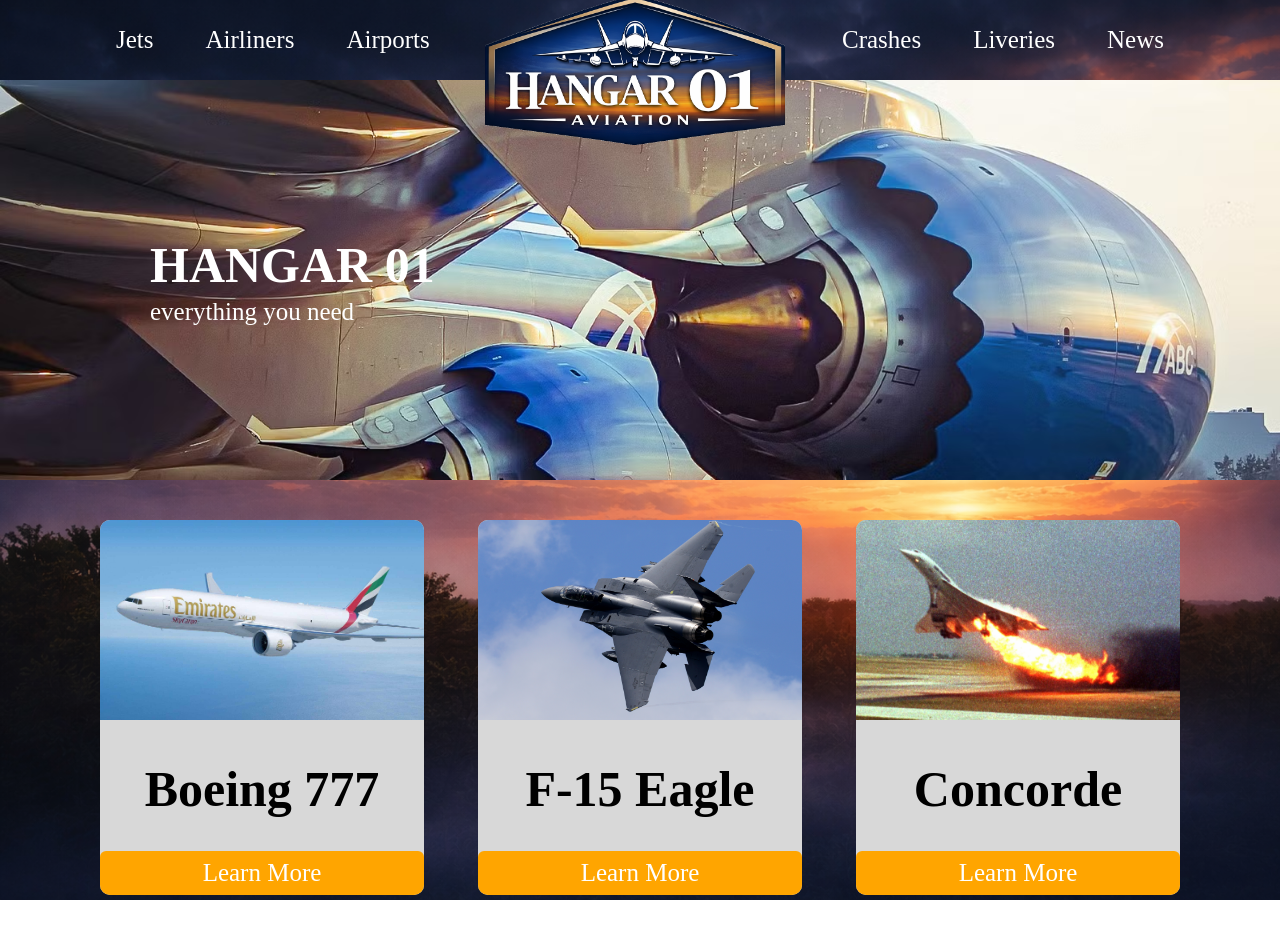
<file: index.html>
<!DOCTYPE html>
<html lang="en">
<head>
    <meta charset="UTF-8">
    <link rel="stylesheet" href="style.css">
<title>Hangar 01</title>
<link rel="icon" type="image/x-icon" href="images/favicon.png">
</head>
<body>

<div class="container">
        <div class="leftnav">
            <a href="jet.html">Jets</a>
            <a href="airliners.html">Airliners</a>
            <a href="airports.html">Airports</a>
        </div>
        <div class="logo"><a href="index.html">
            <img src="images/logo.png" alt="logo">
        </a>
    </div>
        <div class="rightnav">
            <a href="crashes.html">Crashes</a>
            <a href="liveries.html">Liveries</a>
            <a href="news.html">News</a>
        </div>
        <div class="hero">
            <img src="images/engine.jpg" alt="plane">
            <div class="herotext">
                <h1>HANGAR 01</h1>
                <p>everything you need</p>
            </div>
        </div>

<div class="cards">

            <div class="card">
                <img src="images/boeing777.jpg" alt="card1">
                <h1>Boeing 777</h1>
                <a href="airliners.html">Learn More</a>
            </div>

            <div class="card">
                <img src="images/f15.jpg" alt="card2">
                <h1>F-15 Eagle</h1>
                <a href="jet.html">Learn More</a>
            </div>

            <div class="card">
            <img src="images/concorde.jpg" alt="card3">
                <h1>Concorde</h1>
                <a href="crashes.html">Learn More</a>
            </div>
    </div>
</div>
</body>
</html>
</file>
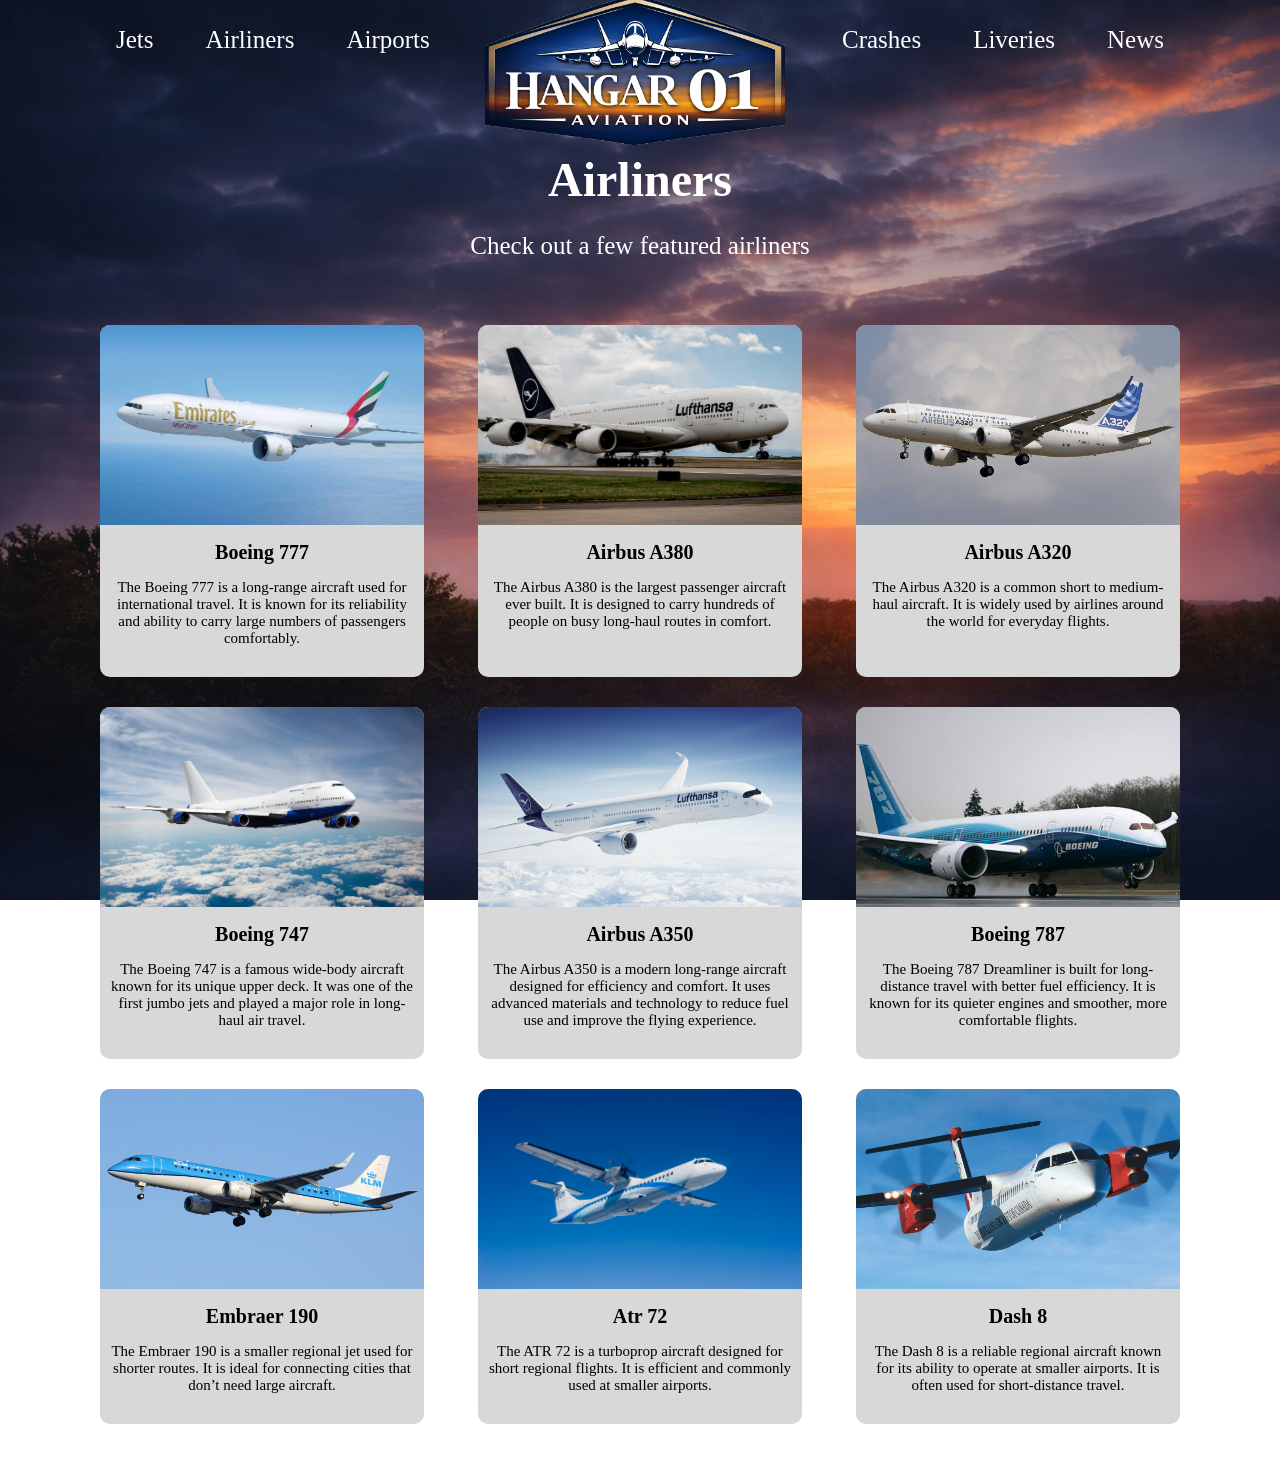
<file: airliners.html>
<!DOCTYPE html>
<html lang="en">
<head>
    <meta charset="UTF-8">
    <link rel="stylesheet" href="otherpages.css">
<title>Hangar 01</title>
<link rel="icon" type="image/x-icon" href="images/favicon.png">
</head>
<body>
    <div class="container">
        <div class="leftnav">
            <a href="jet.html">Jets</a>
            <a href="airliners.html">Airliners</a>
            <a href="airports.html">Airports</a>
        </div>
        <div class="logo"><a href="index.html">
            <img src="images/logo.png" alt="logo">
        </a>
    </div>
        <div class="rightnav">
            <a href="crashes.html">Crashes</a>
            <a href="liveries.html">Liveries</a>
            <a href="news.html">News</a>
        </div>

<div class="title">
    <h1>Airliners</h1>
    <p>Check out a few featured airliners</p>
</div>

<div class="cards">

            <div class="card">
                <img src="images/boeing777.jpg" alt="card1">
                <h1>Boeing 777</h1>
                <p>The Boeing 777 is a long-range aircraft used for international travel. It is known for its reliability and ability to carry large numbers of passengers comfortably.</p>
            </div>

            <div class="card">
                <img src="images/a380.jpg" alt="card2">
                <h1>Airbus A380</h1>
                <p>The Airbus A380 is the largest passenger aircraft ever built. It is designed to carry hundreds of people on busy long-haul routes in comfort.</p>
            </div>

            <div class="card">
            <img src="images/a320.jpg" alt="card3">
                <h1>Airbus A320</h1>
                <p>The Airbus A320 is a common short to medium-haul aircraft. It is widely used by airlines around the world for everyday flights.</p>
            </div>

            <div class="card">
                <img src="images/747.jpg" alt="card4">
                <h1>Boeing 747</h1>
                <p>The Boeing 747 is a famous wide-body aircraft known for its unique upper deck. It was one of the first jumbo jets and played a major role in long-haul air travel.</p>
            </div>

            <div class="card">
                <img src="images/a350.jpg" alt="card5">
                <h1>Airbus A350</h1>
                <p>The Airbus A350 is a modern long-range aircraft designed for efficiency and comfort. It uses advanced materials and technology to reduce fuel use and improve the flying experience.</p>
            </div>

            <div class="card">
                <img src="images/787.jpg" alt="card6">
                <h1>Boeing 787</h1>
                <p>The Boeing 787 Dreamliner is built for long-distance travel with better fuel efficiency. It is known for its quieter engines and smoother, more comfortable flights.</p>
            </div>

            <div class="card">
                <img src="images/embraer190.jpg" alt="card4">
                <h1>Embraer 190</h1>
                <p>The Embraer 190 is a smaller regional jet used for shorter routes. It is ideal for connecting cities that don’t need large aircraft.</p>
            </div>

            <div class="card">
                <img src="images/atr72.jpg" alt="card5">
                <h1>Atr 72</h1>
                <p>The ATR 72 is a turboprop aircraft designed for short regional flights. It is efficient and commonly used at smaller airports.</p>
            </div>

            <div class="card">
                <img src="images/dash8.jpg" alt="card6">
                <h1>Dash 8</h1>
                <p>The Dash 8 is a reliable regional aircraft known for its ability to operate at smaller airports. It is often used for short-distance travel.</p>
            </div>
            
        </div>
    </div>
</body>
</file>
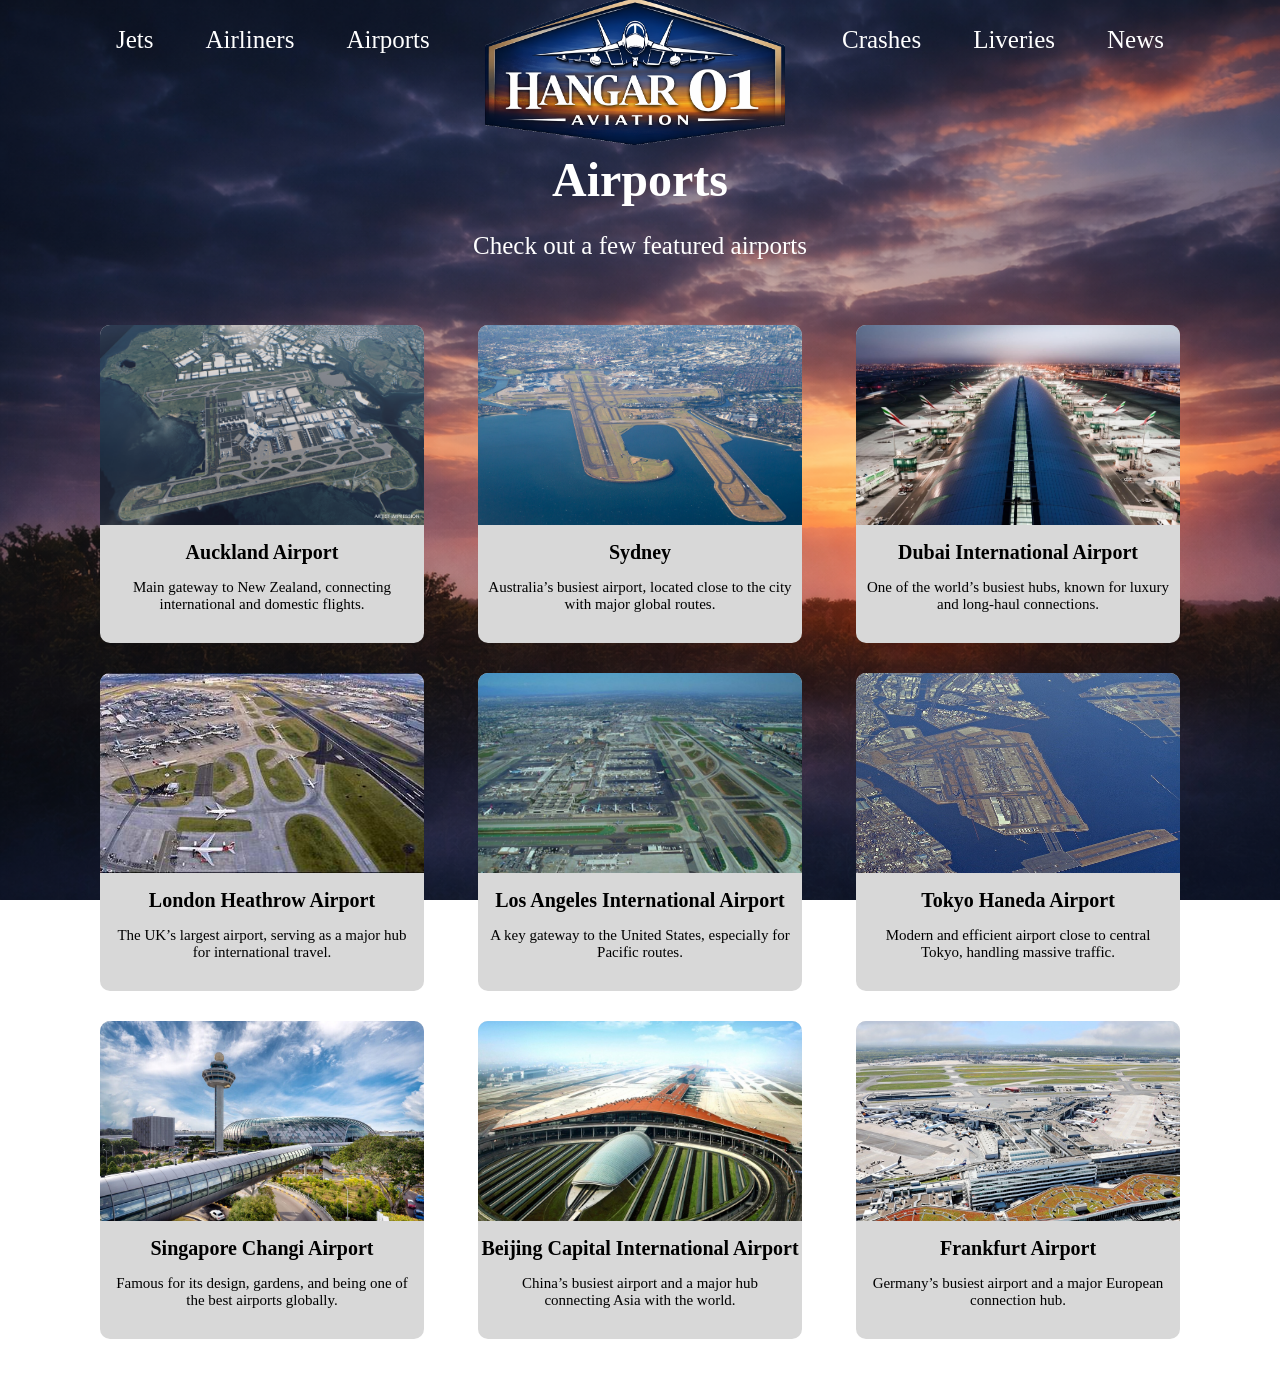
<file: airports.html>
<!DOCTYPE html>
<html lang="en">
<head>
    <meta charset="UTF-8">
    <link rel="stylesheet" href="otherpages.css">
<title>Hangar 01</title>
<link rel="icon" type="image/x-icon" href="images/favicon.png">
</head>
<body>
    <div class="container">
        <div class="leftnav">
            <a href="jet.html">Jets</a>
            <a href="airliners.html">Airliners</a>
            <a href="airports.html">Airports</a>
        </div>
        <div class="logo"><a href="index.html">
            <img src="images/logo.png" alt="logo">
        </a>
    </div>
        <div class="rightnav">
            <a href="crashes.html">Crashes</a>
            <a href="liveries.html">Liveries</a>
            <a href="news.html">News</a>
        </div>

<div class="title">
    <h1>Airports</h1>
    <p>Check out a few featured airports</p>
</div>

        <div class="cards">

            <div class="card">
                <img src="images/aucklandairport.png" alt="card1">
                <h1>Auckland Airport</h1>
                <p>Main gateway to New Zealand, connecting international and domestic flights.</p>
            </div>

            <div class="card">
                <img src="images/sydneyairport.jpg" alt="card2">
                <h1>Sydney</h1>
                <p>Australia’s busiest airport, located close to the city with major global routes.</p>
            </div>

            <div class="card">
            <img src="images/dubaiairport.jpg" alt="card3">
                <h1>Dubai International Airport</h1>
                <p>One of the world’s busiest hubs, known for luxury and long-haul connections.</p>
            </div>

            <div class="card">
                <img src="images/londonairport.jpg" alt="card4">
                <h1>London Heathrow Airport</h1>
                <p>The UK’s largest airport, serving as a major hub for international travel.</p>
            </div>

            <div class="card">
                <img src="images/losangelesairport.jpg" alt="card5">
                <h1>Los Angeles International Airport</h1>
                <p>A key gateway to the United States, especially for Pacific routes.</p>
            </div>

            <div class="card">
                <img src="images/tokyoairport.jpg" alt="card6">
                <h1>Tokyo Haneda Airport</h1>
                <p>Modern and efficient airport close to central Tokyo, handling massive traffic.</p>
            </div>

            <div class="card">
                <img src="images/singaporeairport.jpg" alt="card4">
                <h1>Singapore Changi Airport</h1>
                <p>Famous for its design, gardens, and being one of the best airports globally.</p>
            </div>

            <div class="card">
                <img src="images/beijingairport.jpg" alt="card5">
                <h1>Beijing Capital International Airport</h1>
                <p>China’s busiest airport and a major hub connecting Asia with the world.</p>
            </div>

            <div class="card">
                <img src="images/frankfurtairport.jpg" alt="card6">
                <h1>Frankfurt Airport</h1>
                <p>Germany’s busiest airport and a major European connection hub.</p>
            </div>
            
        </div>
    </div>
</body>
</file>
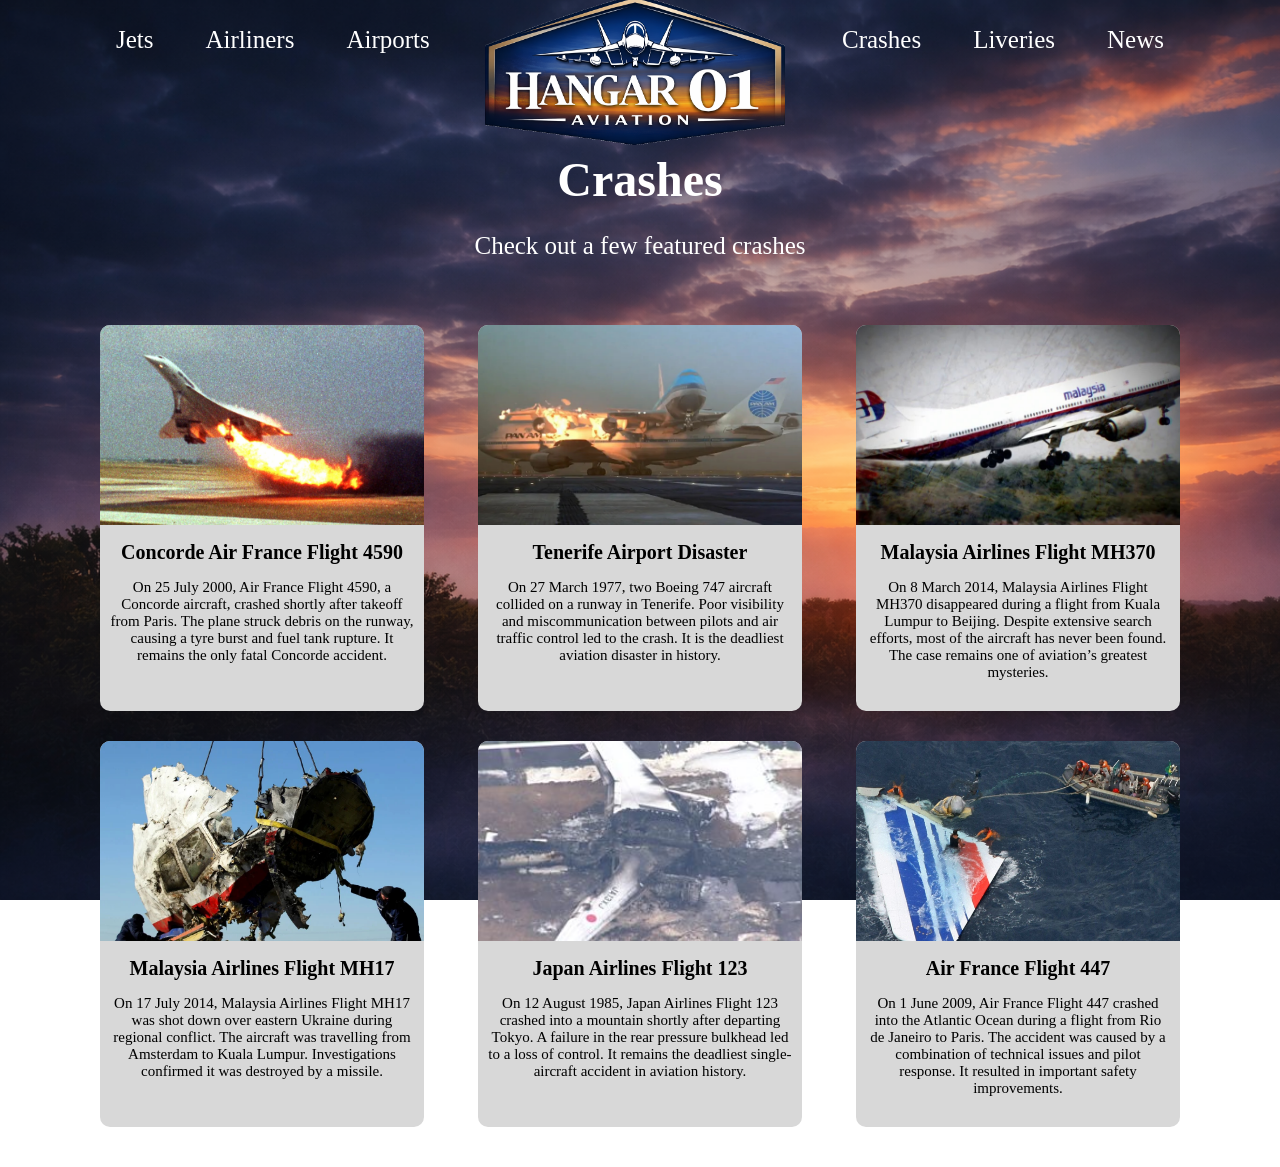
<file: crashes.html>
<!DOCTYPE html>
<html lang="en">
<head>
    <meta charset="UTF-8">
    <link rel="stylesheet" href="otherpages.css">
<title>Hangar 01</title>
<link rel="icon" type="image/x-icon" href="images/favicon.png">
</head>
<body>
    <div class="container">
        <div class="leftnav">
            <a href="jet.html">Jets</a>
            <a href="airliners.html">Airliners</a>
            <a href="airports.html">Airports</a>
        </div>
        <div class="logo"><a href="index.html">
            <img src="images/logo.png" alt="logo">
        </a>
    </div>
        <div class="rightnav">
            <a href="crashes.html">Crashes</a>
            <a href="liveries.html">Liveries</a>
            <a href="news.html">News</a>
        </div>

<div class="title">
    <h1>Crashes</h1>
    <p>Check out a few featured crashes</p>
</div>

        <div class="cards">

            <div class="card">
                <img src="images/concorde.jpg" alt="card1">
                <h1>Concorde Air France Flight 4590</h1>
                <p>On 25 July 2000, Air France Flight 4590, a Concorde aircraft, crashed shortly after takeoff from Paris. The plane struck debris on the runway, causing a tyre burst and fuel tank rupture. It remains the only fatal Concorde accident.</p>
            </div>

            <div class="card">
                <img src="images/tenerifedisaster.jpg" alt="card2">
                <h1>Tenerife Airport Disaster</h1>
                <p>On 27 March 1977, two Boeing 747 aircraft collided on a runway in Tenerife. Poor visibility and miscommunication between pilots and air traffic control led to the crash. It is the deadliest aviation disaster in history.</p>
            </div>

            <div class="card">
            <img src="images/mh370flight.jpg" alt="card3">
                <h1>Malaysia Airlines Flight MH370</h1>
                <p>On 8 March 2014, Malaysia Airlines Flight MH370 disappeared during a flight from Kuala Lumpur to Beijing. Despite extensive search efforts, most of the aircraft has never been found. The case remains one of aviation’s greatest mysteries.</p>
            </div>

            <div class="card">
                <img src="images/mh17flight.jpg" alt="card4">
                <h1>Malaysia Airlines Flight MH17</h1>
                <p>On 17 July 2014, Malaysia Airlines Flight MH17 was shot down over eastern Ukraine during regional conflict. The aircraft was travelling from Amsterdam to Kuala Lumpur. Investigations confirmed it was destroyed by a missile.</p>
            </div>

            <div class="card">
                <img src="images/japancrash.jpg" alt="card5">
                <h1>Japan Airlines Flight 123</h1>
                <p>On 12 August 1985, Japan Airlines Flight 123 crashed into a mountain shortly after departing Tokyo. A failure in the rear pressure bulkhead led to a loss of control. It remains the deadliest single-aircraft accident in aviation history.</p>
            </div>

            <div class="card">
                <img src="images/fligth447france.jpg" alt="card6">
                <h1>Air France Flight 447</h1>
                <p>On 1 June 2009, Air France Flight 447 crashed into the Atlantic Ocean during a flight from Rio de Janeiro to Paris. The accident was caused by a combination of technical issues and pilot response. It resulted in important safety improvements.</p>
            </div>
            
        </div>
    </div>
</body>
</file>
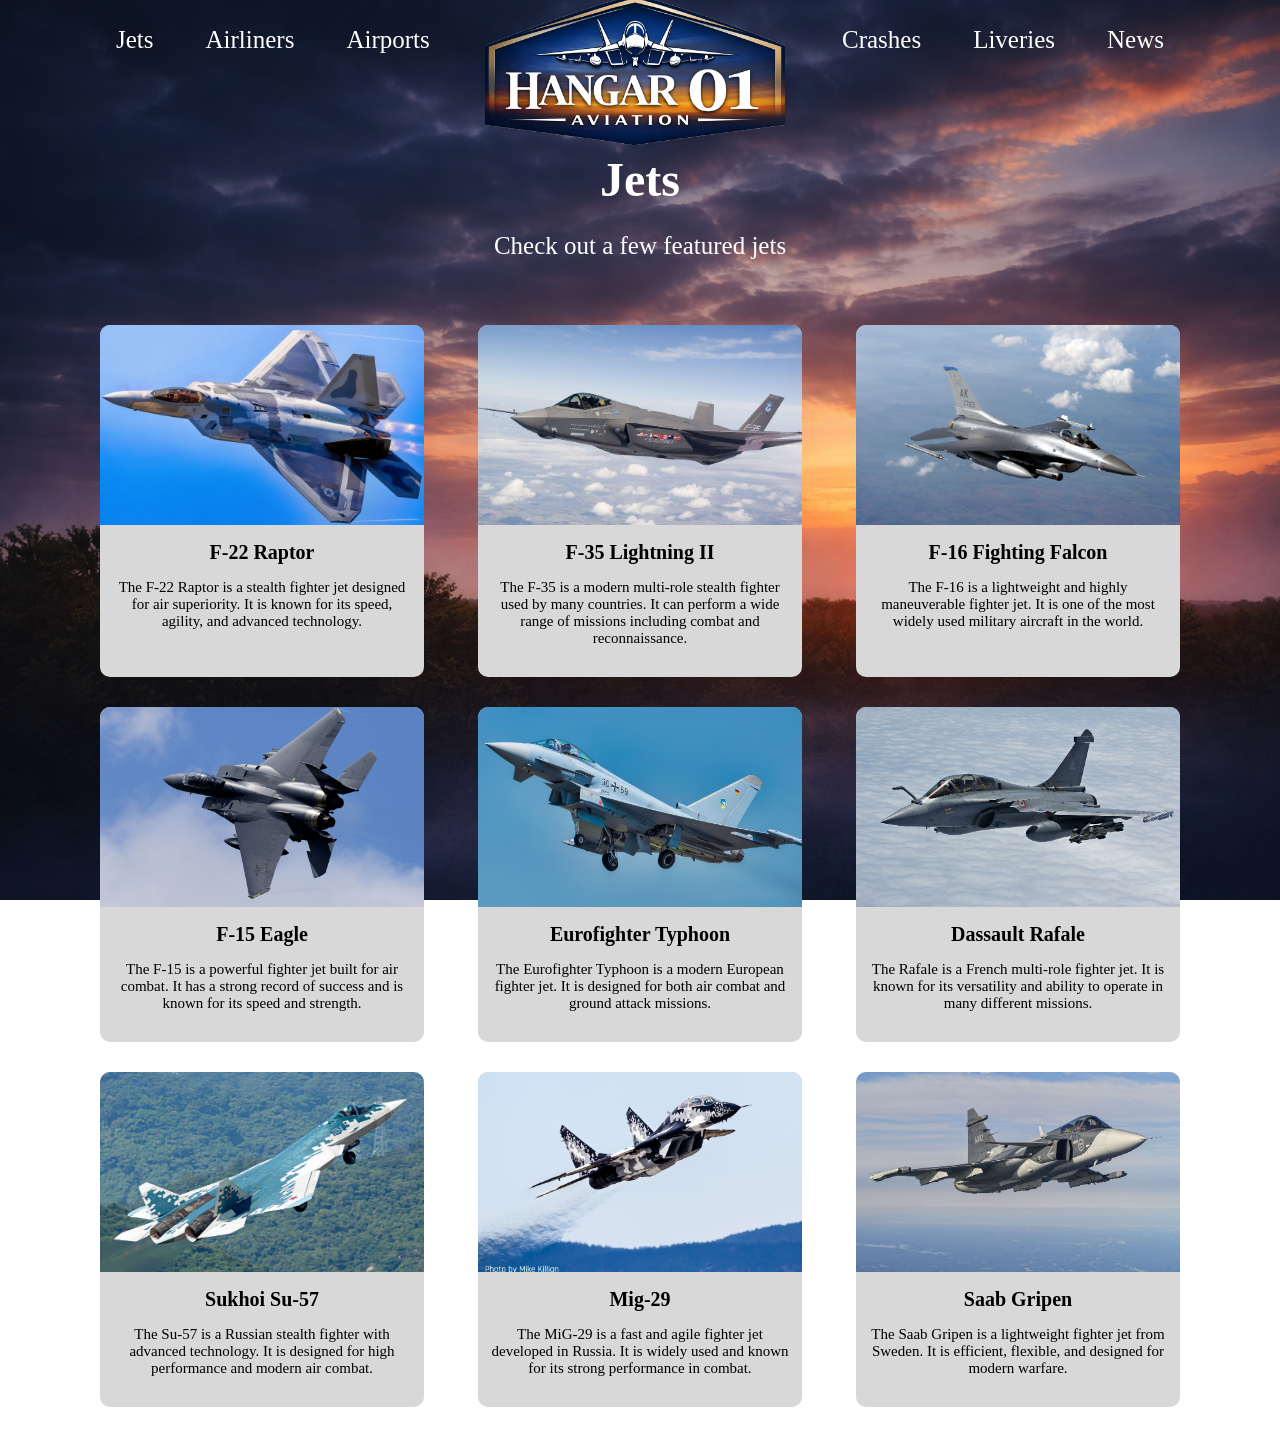
<file: jet.html>
<!DOCTYPE html>
<html lang="en">
<head>
    <meta charset="UTF-8">
    <link rel="stylesheet" href="otherpages.css">
<title>Hangar 01</title>
<link rel="icon" type="image/x-icon" href="images/favicon.png">
</head>
<body>
    <div class="container">
        <div class="leftnav">
            <a href="jet.html">Jets</a>
            <a href="airliners.html">Airliners</a>
            <a href="airports.html">Airports</a>
        </div>
        <div class="logo"><a href="index.html">
            <img src="images/logo.png" alt="logo">
        </a>
    </div>
        <div class="rightnav">
            <a href="crashes.html">Crashes</a>
            <a href="liveries.html">Liveries</a>
            <a href="news.html">News</a>
        </div>

<div class="title">
    <h1>Jets</h1>
    <p>Check out a few featured jets</p>
</div>

        <div class="cards">

            <div class="card">
                <img src="images/f22.jpg" alt="card1">
                <h1>F-22 Raptor</h1>
                <p>The F-22 Raptor is a stealth fighter jet designed for air superiority. It is known for its speed, agility, and advanced technology.</p>
            </div>

            <div class="card">
                <img src="images/f35.jpg" alt="card2">
                <h1>F-35 Lightning II</h1>
                <p>The F-35 is a modern multi-role stealth fighter used by many countries. It can perform a wide range of missions including combat and reconnaissance.</p>
            </div>

            <div class="card">
            <img src="images/f16.jpg" alt="card3">
                <h1>F-16 Fighting Falcon</h1>
                <p>The F-16 is a lightweight and highly maneuverable fighter jet. It is one of the most widely used military aircraft in the world.</p>
            </div>

            <div class="card">
                <img src="images/f15.jpg" alt="card4">
                <h1>F-15 Eagle</h1>
                <p>The F-15 is a powerful fighter jet built for air combat. It has a strong record of success and is known for its speed and strength.</p>
            </div>

            <div class="card">
                <img src="images/eurofightertyphoon.jpg" alt="card5">
                <h1>Eurofighter Typhoon</h1>
                <p>The Eurofighter Typhoon is a modern European fighter jet. It is designed for both air combat and ground attack missions.</p>
            </div>

            <div class="card">
                <img src="images/dassaultrafale.jpg" alt="card6">
                <h1>Dassault Rafale</h1>
                <p>The Rafale is a French multi-role fighter jet. It is known for its versatility and ability to operate in many different missions.</p>
            </div>

            <div class="card">
                <img src="images/sukhoisu57.jpg" alt="card4">
                <h1>Sukhoi Su-57</h1>
                <p>The Su-57 is a Russian stealth fighter with advanced technology. It is designed for high performance and modern air combat.</p>
            </div>

            <div class="card">
                <img src="images/mig29.jpg" alt="card5">
                <h1>Mig-29</h1>
                <p>The MiG-29 is a fast and agile fighter jet developed in Russia. It is widely used and known for its strong performance in combat.</p>
            </div>

            <div class="card">
                <img src="images/saabgripen.jpg" alt="card6">
                <h1>Saab Gripen</h1>
                <p>The Saab Gripen is a lightweight fighter jet from Sweden. It is efficient, flexible, and designed for modern warfare.</p>
            </div>
            
        </div>
    </div>
</body>
</file>
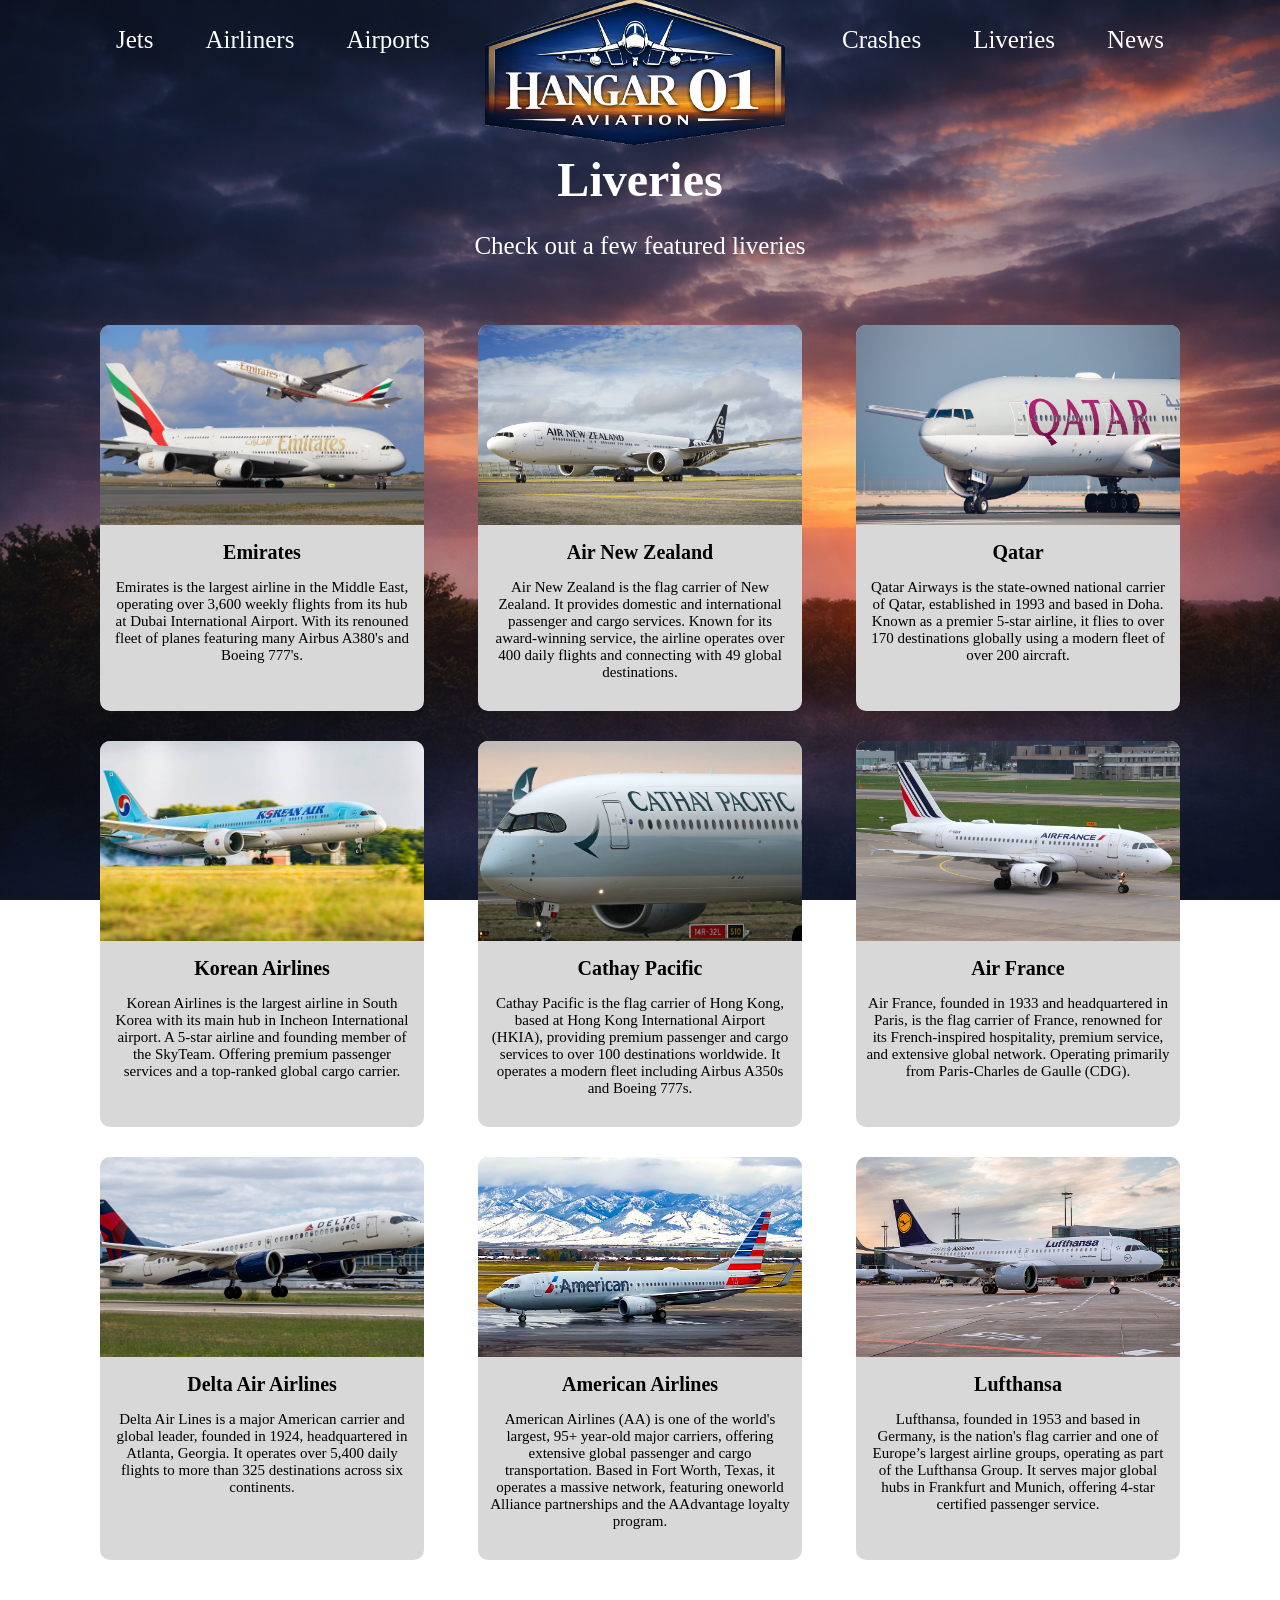
<file: liveries.html>
<!DOCTYPE html>
<html lang="en">
<head>
    <meta charset="UTF-8">
    <link rel="stylesheet" href="otherpages.css">
<title>Hangar 01</title>
<link rel="icon" type="image/x-icon" href="images/favicon.png">
</head>
<body>
    <div class="container">
        <div class="leftnav">
            <a href="jet.html">Jets</a>
            <a href="airliners.html">Airliners</a>
            <a href="airports.html">Airports</a>
        </div>
        <div class="logo"><a href="index.html">
            <img src="images/logo.png" alt="logo">
        </a>
    </div>
        <div class="rightnav">
            <a href="crashes.html">Crashes</a>
            <a href="liveries.html">Liveries</a>
            <a href="news.html">News</a>
        </div>

<div class="title">
    <h1>Liveries</h1>
    <p>Check out a few featured liveries</p>
</div>

        <div class="cards">

            <div class="card">
                <img src="images/emirates.jpg" alt="card1">
                <h1>Emirates</h1>
                <p>Emirates is the largest airline in the Middle East, operating over 3,600 weekly flights from its hub at Dubai International Airport. With its renouned fleet of planes featuring many Airbus A380's and Boeing 777's.</p>
            </div>

            <div class="card">
                <img src="images/airnewzealand.jpg" alt="card2">
                <h1>Air New Zealand</h1>
                <p>Air New Zealand is the flag carrier of New Zealand. It provides domestic and international passenger and cargo services. Known for its award-winning service, the airline operates over 400 daily flights and connecting with 49 global destinations.</p>
            </div>

            <div class="card">
            <img src="images/qatar.jpg" alt="card3">
                <h1>Qatar</h1>
                <p>Qatar Airways is the state-owned national carrier of Qatar, established in 1993 and based in Doha. Known as a premier 5-star airline, it flies to over 170 destinations globally using a modern fleet of over 200 aircraft.</p>
            </div>

            <div class="card">
                <img src="images/koreanairines.jpg" alt="card4">
                <h1>Korean Airlines</h1>
                <p>Korean Airlines is the largest airline in South Korea with its main hub in Incheon International airport. A 5-star airline and founding member of the SkyTeam. Offering premium passenger services and a top-ranked global cargo carrier.</p>
            </div>

            <div class="card">
                <img src="images/cathaypacific.jpg" alt="card5">
                <h1>Cathay Pacific</h1>
                <p>Cathay Pacific is the flag carrier of Hong Kong, based at Hong Kong International Airport (HKIA), providing premium passenger and cargo services to over 100 destinations worldwide. It operates a modern fleet including Airbus A350s and Boeing 777s.</p>
            </div>

            <div class="card">
                <img src="images/airfrance.jpg" alt="card6">
                <h1>Air France</h1>
                <p>Air France, founded in 1933 and headquartered in Paris, is the flag carrier of France, renowned for its French-inspired hospitality, premium service, and extensive global network. Operating primarily from Paris-Charles de Gaulle (CDG).</p>
            </div>

            <div class="card">
                <img src="images/deltaairlines.jpg" alt="card4">
                <h1>Delta Air Airlines</h1>
                <p>Delta Air Lines is a major American carrier and global leader, founded in 1924, headquartered in Atlanta, Georgia. It operates over 5,400 daily flights to more than 325 destinations across six continents.</p>
            </div>

            <div class="card">
                <img src="images/americanairlines.jpg" alt="card5">
                <h1>American Airlines</h1>
                <p>American Airlines (AA) is one of the world's largest, 95+ year-old major carriers, offering extensive global passenger and cargo transportation. Based in Fort Worth, Texas, it operates a massive network, featuring oneworld Alliance partnerships and the AAdvantage loyalty program.</p>
            </div>

            <div class="card">
                <img src="images/lufthansa.jpg" alt="card6">
                <h1>Lufthansa</h1>
                <p>Lufthansa, founded in 1953 and based in Germany, is the nation's flag carrier and one of Europe’s largest airline groups, operating as part of the Lufthansa Group. It serves major global hubs in Frankfurt and Munich, offering 4-star certified passenger service.</p>
            </div>
            
        </div>
    </div>
</body>
</file>
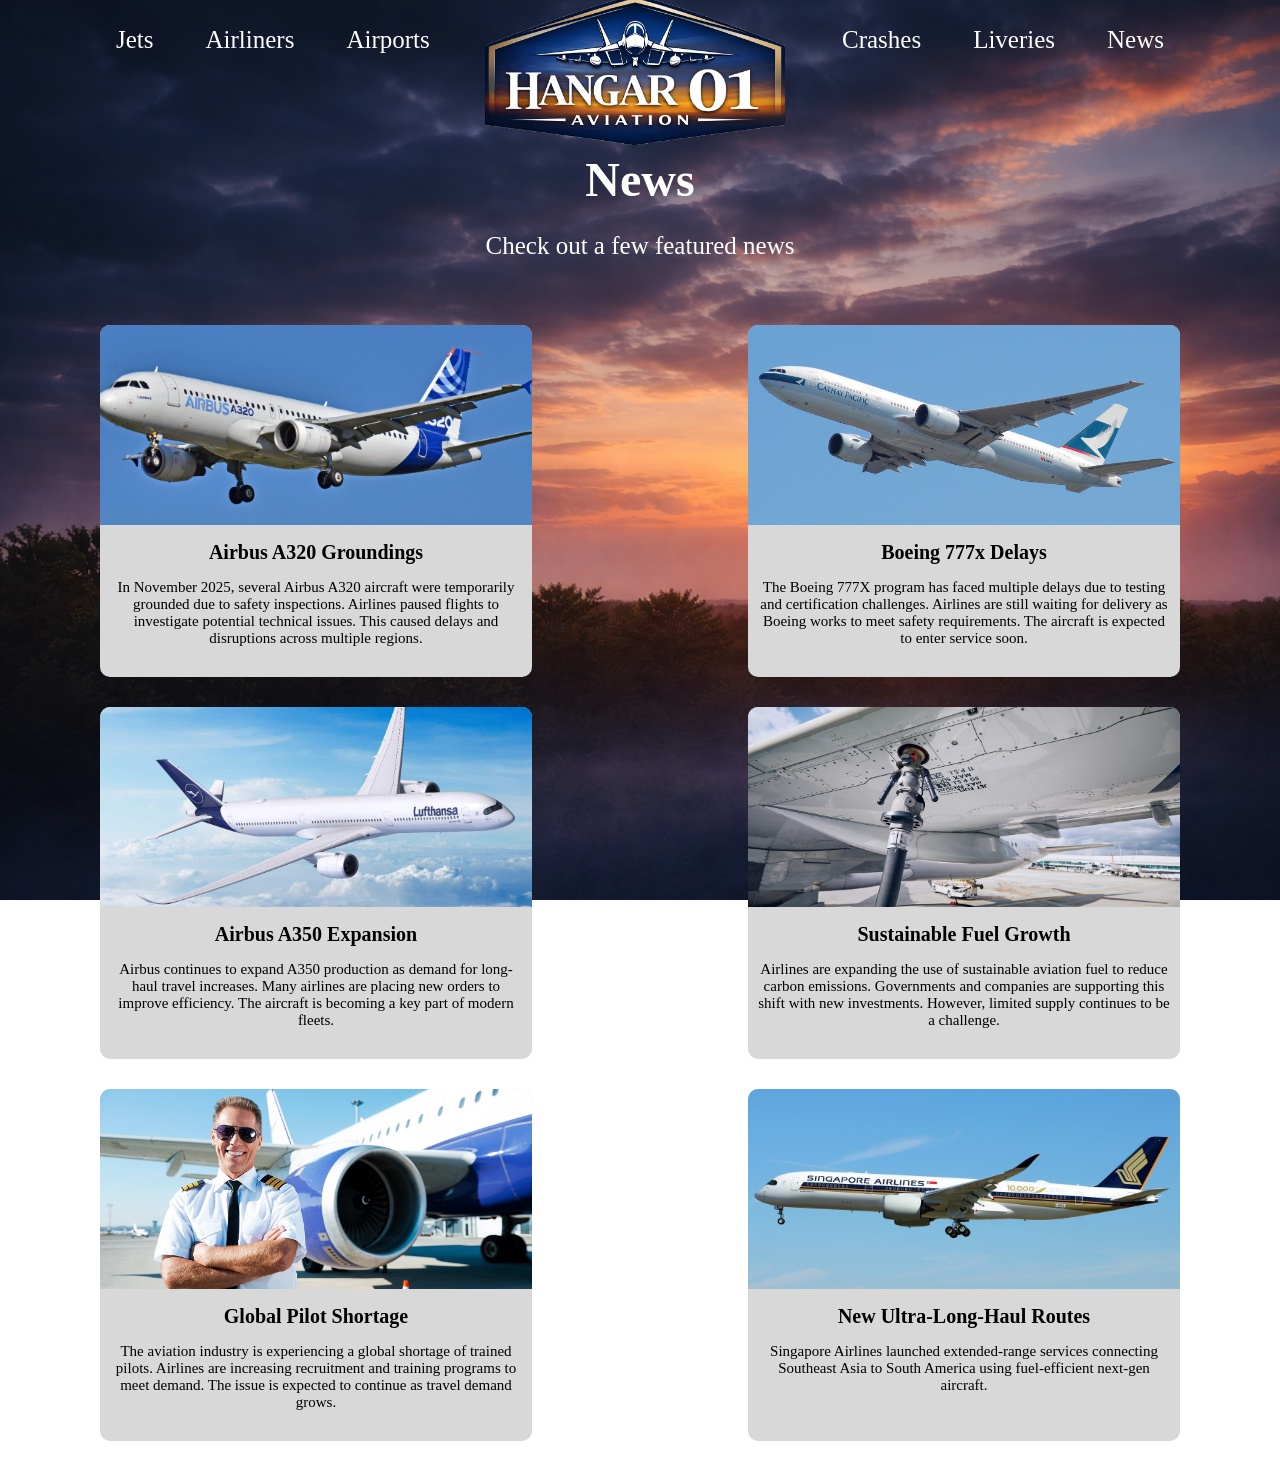
<file: news.html>
<!DOCTYPE html>
<html lang="en">
<head>
    <meta charset="UTF-8">
    <link rel="stylesheet" href="otherpages.css">
<title>Hangar 01</title>
<link rel="icon" type="image/x-icon" href="images/favicon.png">
</head>
<body>
    <div class="container">
        <div class="leftnav">
            <a href="jet.html">Jets</a>
            <a href="airliners.html">Airliners</a>
            <a href="airports.html">Airports</a>
        </div>
        <div class="logo"><a href="index.html">
            <img src="images/logo.png" alt="logo">
        </a>
    </div>
        <div class="rightnav">
            <a href="crashes.html">Crashes</a>
            <a href="liveries.html">Liveries</a>
            <a href="news.html">News</a>
        </div>

<div class="title">
    <h1>News</h1>
    <p>Check out a few featured news</p>
</div>

        <div class="cardsnews">

            <div class="cardnews">
                <img src="images/a320news.jpg" alt="card1">
                <h1>Airbus A320 Groundings</h1>
                <p>In November 2025, several Airbus A320 aircraft were temporarily grounded due to safety inspections. Airlines paused flights to investigate potential technical issues. This caused delays and disruptions across multiple regions.</p>
            </div>

            <div class="cardnews">
                <img src="images/b777.jpg" alt="card2">
                <h1>Boeing 777x Delays</h1>
                <p>The Boeing 777X program has faced multiple delays due to testing and certification challenges. Airlines are still waiting for delivery as Boeing works to meet safety requirements. The aircraft is expected to enter service soon.</p>
            </div>

            <div class="cardnews">
            <img src="images/a350news.jpg" alt="card3">
                <h1>Airbus A350 Expansion</h1>
                <p>Airbus continues to expand A350 production as demand for long-haul travel increases. Many airlines are placing new orders to improve efficiency. The aircraft is becoming a key part of modern fleets.</p>
            </div>

            <div class="cardnews">
                <img src="images/fuel.jpg" alt="card4">
                <h1>Sustainable Fuel Growth</h1>
                <p>Airlines are expanding the use of sustainable aviation fuel to reduce carbon emissions. Governments and companies are supporting this shift with new investments. However, limited supply continues to be a challenge.</p>
            </div>

            <div class="cardnews">
                <img src="images/pilot.jpg" alt="card5">
                <h1>Global Pilot Shortage</h1>
                <p>The aviation industry is experiencing a global shortage of trained pilots. Airlines are increasing recruitment and training programs to meet demand. The issue is expected to continue as travel demand grows.</p>
            </div>

            <div class="cardnews">
                <img src="images/singaporeairlinesnews.jpg" alt="card6">
                <h1>New Ultra-Long-Haul Routes</h1>
                <p>Singapore Airlines launched extended-range services connecting Southeast Asia to South America using fuel-efficient next-gen aircraft.</p>
            </div>
            
        </div>
    </div>
</body>
</file>
<file: style.css>
body {
  background: #0F2747;
  margin: 0;
  background: url("images/sunset.png");
  background-size: cover;
  background-attachment: fixed;
}

.container {
  display:grid;
  grid-template-columns: 1fr 1fr 1fr;
  grid-template-rows: 80px 400px auto;
}

.container div {
font-size: 25px;
}


.leftnav {
  grid-column: 1;
  grid-row: 1;
  
  display:flex;
  gap:20px;
  align-items: center;
  justify-content: flex-end;
  padding-left: 100px;
  text-decoration: none;
}

.rightnav {
  grid-column: 3;
  grid-row: 1;

  display: flex;
  gap: 20px;
  align-items: center;
  justify-content: flex-end;
  padding-right: 100px;
  text-decoration: none;
}


.logo {
  grid-column: 2;
  grid-row: 1;

  width: 300px;
  height: 150px;
  margin-top: -5px;
  margin-left: 23px;
  z-index: 2;
}

.logo img {
  width: 100%;
  height: 100%;
  object-fit: cover;
  background-color: transparent;
}


.hero {
  grid-column-start: 1;
  grid-column-end: 4;
  grid-row: 2;
  position: relative;
}

.hero img {
  width: 100%;
  height: 100%;
  object-fit: cover;
}

.herotext h1 {
  margin-top: -250px;
  margin-left: 150px;
  color: white;
}

.herotext p {
  margin-top: -30px;
  margin-left: 150px;
  color: white;
}

a {
  text-decoration: none;
  color:white;
  padding: 8px 16px;
  border-radius: 6px;
  position: relative;
}

a:hover {
  text-decoration: underline;
}

.cards {
  grid-column-start: 1;
  grid-column-end: 4;
  display: flex;
  flex-wrap: wrap;
  justify-content: space-between;
  padding: 40px 100px;
  gap: 30px;
} 

.card {
  background-color: rgb(216, 216, 216);
  width: 30%;
  border-radius: 10px;
  text-align: center;
  overflow: hidden;
}

.card img {
  width: 100%;
  height: 200px;
  object-fit: cover;
}

.card a {
  color: rgb(255, 255, 255);
  background-color: orange;
  justify-content: center;
  display: flex;
}
</file>
<file: otherpages.css>
body {
  margin: 0;
  background: #0F2747;
  margin: 0;
  background: url("images/sunset.png");
  background-size: cover;
  background-attachment: fixed;
}


.container {
  display:grid;
  grid-template-columns: 1fr 1fr 1fr;
  grid-template-rows: 80px auto auto;
}

.container div {
font-size: 25px;
}

.leftnav {
  grid-column: 1;
  grid-row: 1;
  
  display:flex;
  gap:20px;
  align-items: center;
  padding-left: 100px;
  text-decoration: none;
}

.logo {
  grid-column: 2;
  grid-row: 1;

  width: 300px;
  height: 150px;
  margin-top: -5px;
  margin-left: 23px;
  z-index: 2;
}

.logo img {
  width: 100%;
  height: 100%;
  object-fit: cover;
  background-color: transparent;
}

.rightnav {
  grid-column: 3;
  grid-row: 1;

  display: flex;
  gap: 20px;
  align-items: center;
  justify-content: flex-end;
  padding-right: 100px;
  text-decoration: none;
}

.cards {
  grid-column-start: 1;
  grid-column-end: 4;
  display: flex;
  flex-wrap: wrap;
  justify-content: space-between;
  padding: 40px 100px;
  gap: 30px;
} 

.card {
  background-color: rgb(216, 216, 216);
  width: 30%;
  border-radius: 10px;
  text-align: center;
  overflow: hidden;
}

.card img {
  width: 100%;
  height: 200px;
  object-fit: cover;
}

.card h1 {
  font-size: 20px;
  margin: 10px 0;
}

.card p {
  font-size: 15px;
  padding: 0 10px 15px;
}

a {
  text-decoration: none;
  color:white;
  padding: 8px 16px;
  border-radius: 6px;
  position: relative;
}

a:hover {
  text-decoration: underline;
}

.cardsnews {
  grid-column-start: 1;
  grid-column-end: 4;
  display: flex;
  flex-wrap: wrap;
  justify-content: space-between;
  padding: 40px 100px;
  gap: 30px;
} 

.cardnews {
  background-color: rgb(216, 216, 216);
  width: 40%;
  border-radius: 10px;
  text-align: center;
  overflow: hidden;
}

.cardnews img {
  width: 100%;
  height: 200px;
  object-fit: cover;
}

.cardnews h1 {
  font-size: 20px;
  margin: 10px 0;
}

.cardnews p {
  font-size: 15px;
  padding: 0 10px 15px;
}

.title {
  grid-column-start: 1;
  grid-column-end: 4;
  text-align: center;
  margin-top: 40px;
  color: white;
}

.title h1 {
  font-size: 48px;
  margin-bottom: 10px;
}

.title p {
  font-size: 25px;
}
</file>
